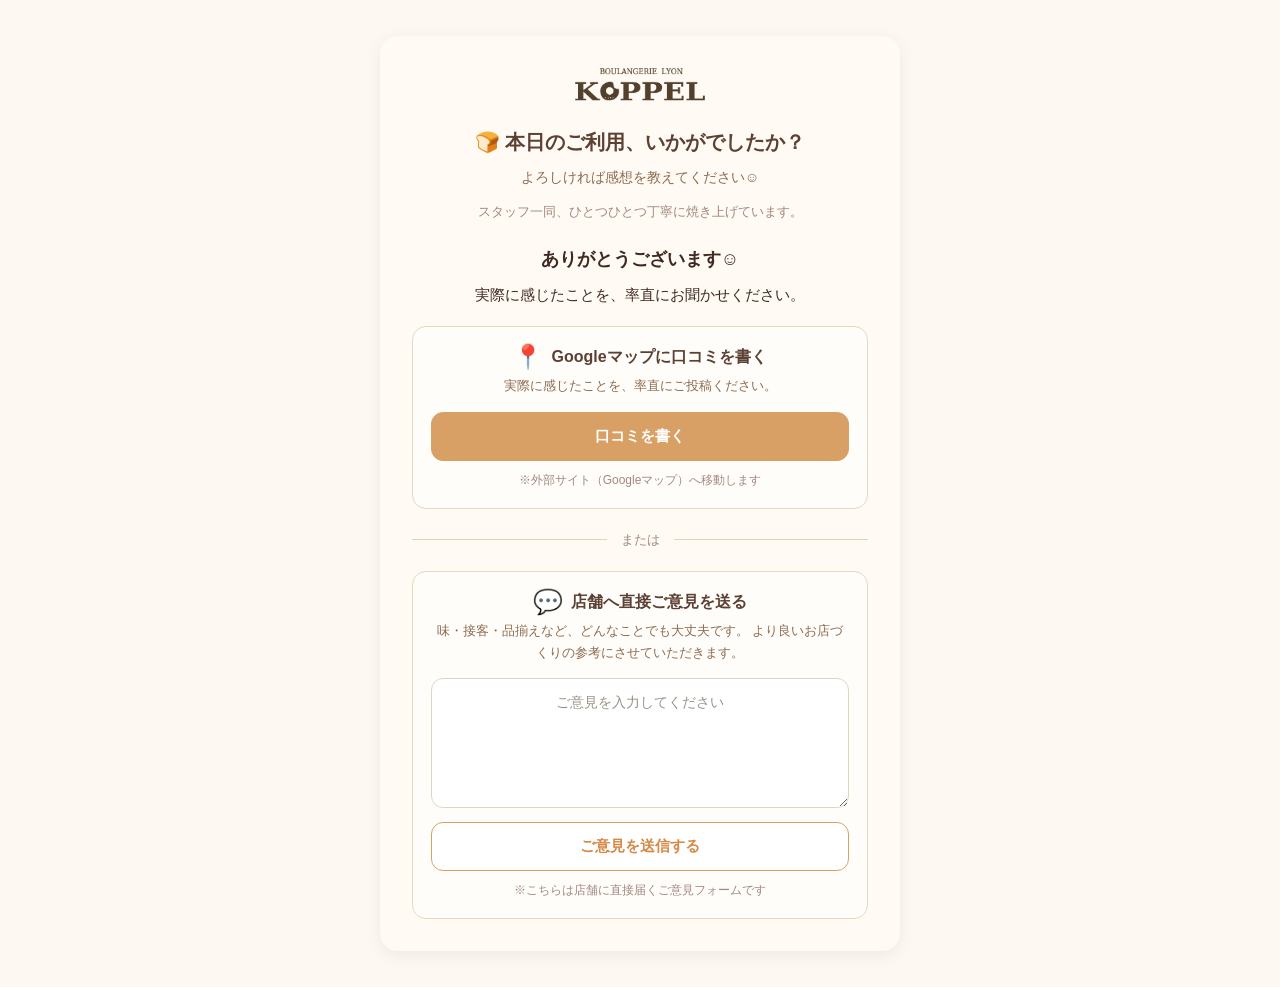
<file: index.html>
<!DOCTYPE html>
<html lang="ja">
<head>
  <meta charset="UTF-8">
  <meta name="viewport" content="width=device-width, initial-scale=1.0">
  <title>ご利用アンケート</title>
  <link rel="stylesheet" href="style.css">
</head>

<body>
  <main class="container">

    <!-- ロゴ -->
    <img src="logo.png" alt="ロゴ" class="logo">

    <!-- タイトル -->
    <h1>🍞 本日のご利用、いかがでしたか？</h1>

    <p class="subtext">
      よろしければ感想を教えてください☺️
    </p>

    <p class="message">
      スタッフ一同、ひとつひとつ丁寧に焼き上げています。
    </p>

    <!-- ここから全員共通表示 -->
    <section class="result-area">

      <div class="thanks-box">
        <p class="thanks-title">ありがとうございます☺️</p>
        <p class="thanks-text">
          実際に感じたことを、率直にお聞かせください。
        </p>
      </div>

      <!-- Google口コミ導線 -->
      <div class="action-card google-card">
        <div class="card-heading">
          <h2><span class="map-icon">📍</span>Googleマップに口コミを書く</h2>
          <p>
            実際に感じたことを、率直にご投稿ください。
          </p>
        </div>

        <a
          href="https://g.page/r/CTrheMPp2-AdEBM/review"
          target="_blank"
          rel="noopener noreferrer"
          class="btn btn-primary"
        >
          口コミを書く
        </a>

        <p class="small-note">※外部サイト（Googleマップ）へ移動します</p>
      </div>

      <div class="divider">
        <span>または</span>
      </div>

      <!-- 店舗への直接意見 -->
      <div class="action-card feedback-card">
        <div class="card-heading">
          <h2><span class="feedback-icon">💬</span>店舗へ直接ご意見を送る</h2>
          <p>
            味・接客・品揃えなど、どんなことでも大丈夫です。
            より良いお店づくりの参考にさせていただきます。
          </p>
        </div>

        <textarea id="feedback" placeholder="ご意見を入力してください"></textarea>

        <button id="sendBtn" class="btn btn-secondary">
          ご意見を送信する
        </button>

        <p class="small-note">※こちらは店舗に直接届くご意見フォームです</p>
      </div>

    </section>

  </main>

  <script src="script.js"></script>
</body>
</html>
</file>
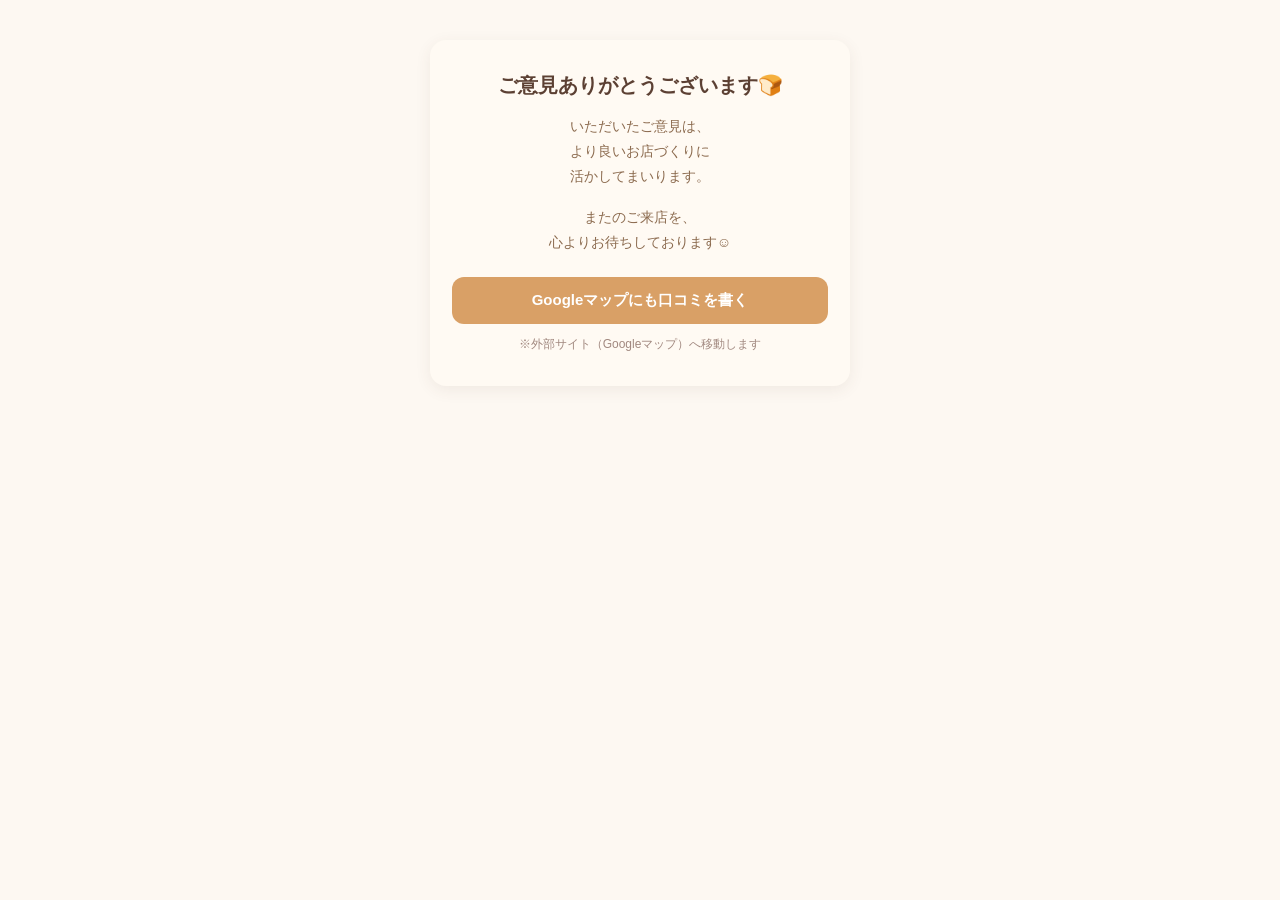
<file: thanks.html>
<!DOCTYPE html>
<html lang="ja">
<head>
  <meta charset="UTF-8">
  <meta name="viewport" content="width=device-width, initial-scale=1.0">
  <title>ありがとうございました</title>

  <style>
    * {
      box-sizing: border-box;
    }

    body {
      font-family: "Hiragino Kaku Gothic ProN", "Yu Gothic", sans-serif;
      background: #fdf8f2;
      text-align: center;
      padding: 40px 20px;
      margin: 0;
      color: #5c4033;
    }

    .box {
      max-width: 420px;
      margin: auto;
      background: #fffaf3;
      padding: 30px 22px;
      border-radius: 16px;
      box-shadow: 0 4px 16px rgba(92, 64, 51, 0.08);
    }

    h1 {
      font-size: 20px;
      line-height: 1.5;
      color: #5c4033;
      margin: 0 0 14px;
    }

    p {
      font-size: 14px;
      line-height: 1.8;
      color: #8c6b4f;
      margin: 0;
    }

    .btn {
      display: block;
      width: 100%;
      margin: 22px auto 0;
      padding: 14px;
      background: #d9a066;
      color: #fff;
      border-radius: 12px;
      font-size: 15px;
      font-weight: 700;
      text-decoration: none;
    }

    .btn:hover {
      background: #c68c52;
    }

    .small-note {
      font-size: 12px;
      color: #a1887f;
      margin-top: 10px;
    }
  </style>
</head>

<body>
  <div class="box">
    <h1>ご意見ありがとうございます🍞</h1>

    <p>
      いただいたご意見は、<br>
      より良いお店づくりに<br>
      活かしてまいります。
    </p>

    <p style="margin-top:15px;">
      またのご来店を、<br>
      心よりお待ちしております☺️
    </p>

    <a
      href="https://g.page/r/CTrheMPp2-AdEBM/review"
      target="_blank"
      rel="noopener noreferrer"
      class="btn"
    >
      Googleマップにも口コミを書く
    </a>

    <p class="small-note">
      ※外部サイト（Googleマップ）へ移動します
    </p>
  </div>
</body>
</html>
</file>
<file: style.css>
/* リセット＆ズレ防止 */
* {
  box-sizing: border-box;
}

body {
  font-family: "Hiragino Kaku Gothic ProN", "Yu Gothic", sans-serif;
  background: #fdf8f2;
  margin: 0;
  padding: 0;
  color: #5c4033;
}

/* 全体 */
.container {
  max-width: 480px;
  width: calc(100% - 24px);
  margin: 36px auto;
  padding: 28px 24px;
  background: #fffaf3;
  border-radius: 18px;
  box-shadow: 0 4px 16px rgba(92, 64, 51, 0.08);
  text-align: center;
  overflow: hidden;
}

/* ロゴ */
.logo {
  width: 130px;
  margin-bottom: 22px;
}

/* テキスト */
h1 {
  font-size: 20px;
  line-height: 1.5;
  margin: 0 0 12px;
  color: #5c4033;
}

.subtext {
  font-size: 14px;
  color: #8c6b4f;
  margin: 0 0 14px;
}

.message {
  font-size: 13px;
  color: #a1887f;
  line-height: 1.7;
  margin: 0 0 24px;
}

.small-note {
  font-size: 12px;
  color: #a1887f;
  line-height: 1.6;
  margin: 10px 0 0;
}

/* 共通エリア */
.result-area {
  margin-top: 22px;
}

.thanks-box {
  margin-bottom: 18px;
}

.thanks-title {
  font-size: 18px;
  font-weight: 700;
  color: #3f2a22;
  margin: 0 0 10px;
}

.thanks-text {
  font-size: 15px;
  line-height: 1.8;
  color: #3f2a22;
  margin: 0;
}

/* カード */
.action-card {
  width: 100%;
  padding: 18px;
  border: 1px solid #ead8bd;
  border-radius: 14px;
  background: rgba(255, 255, 255, 0.62);
  text-align: center;
}

.google-card {
  margin-top: 18px;
}

.feedback-card {
  margin-top: 0;
}

.card-heading {
  text-align: center;
  margin-bottom: 14px;
}

.card-heading h2 {
  display: inline-flex;
  align-items: center;
  justify-content: center;
  gap: 8px;
  width: 100%;
  font-size: 16px;
  line-height: 1.5;
  color: #5c4033;
  margin: 0 0 6px;
  white-space: nowrap;
}

.map-icon,
.feedback-icon {
  flex: 0 0 auto;
  font-size: 24px;
  line-height: 1;
}

.card-heading p {
  font-size: 13px;
  line-height: 1.7;
  color: #8c6b4f;
  margin: 0;
  text-align: center;
}

/* 区切り */
.divider {
  display: flex;
  align-items: center;
  gap: 14px;
  margin: 22px 0;
  color: #a1887f;
  font-size: 13px;
}

.divider::before,
.divider::after {
  content: "";
  flex: 1;
  height: 1px;
  background: #e5d1b5;
}

/* 入力欄 */
textarea {
  display: block;
  width: 100%;
  min-height: 130px;
  margin: 12px auto 0;
  padding: 13px;
  border-radius: 12px;
  border: 1px solid #e0d5c3;
  background: #fff;
  color: #5c4033;
  font-size: 14px;
  line-height: 1.6;
  resize: vertical;
  text-align: center;
}


textarea::placeholder {
  color: #9b9287;
  text-align: center;
}

/* ボタン */
.btn {
  display: block;
  width: 100%;
  margin: 14px auto 0;
  padding: 14px;
  border-radius: 12px;
  font-size: 15px;
  font-weight: 700;
  text-align: center;
  cursor: pointer;
  transition: 0.2s ease;
  text-decoration: none;
}

.btn-primary {
  background: #d9a066;
  color: #fff;
  border: 1px solid #d9a066;
}

.btn-primary:hover {
  background: #c68c52;
  border-color: #c68c52;
}

.btn-secondary {
  background: #fff;
  color: #d58945;
  border: 1px solid #d9a066;
}

.btn-secondary:hover {
  background: #fff4e7;
}

.btn:disabled {
  opacity: 0.7;
  cursor: not-allowed;
}

a {
  text-decoration: none;
}

/* スマホ対応 */
@media (max-width: 480px) {
  .container {
    width: calc(100% - 20px);
    margin: 20px auto;
    padding: 24px 18px;
    border-radius: 14px;
  }

  .logo {
    width: 116px;
  }

  h1 {
    font-size: 18px;
  }

  .subtext {
    font-size: 13px;
  }

  .message {
    font-size: 12px;
  }

  .thanks-title {
    font-size: 17px;
  }

  .thanks-text {
    font-size: 14px;
  }

  .action-card {
    padding: 16px;
  }

  .card-heading h2 {
    font-size: 15px;
    white-space: normal;
  }

  .card-heading p {
    font-size: 12px;
  }

  .btn {
    font-size: 14px;
    padding: 13px;
  }
}

/* タブレット以上 */
@media (min-width: 768px) {
  .container {
    max-width: 520px;
    padding: 32px;
  }
}
</file>
